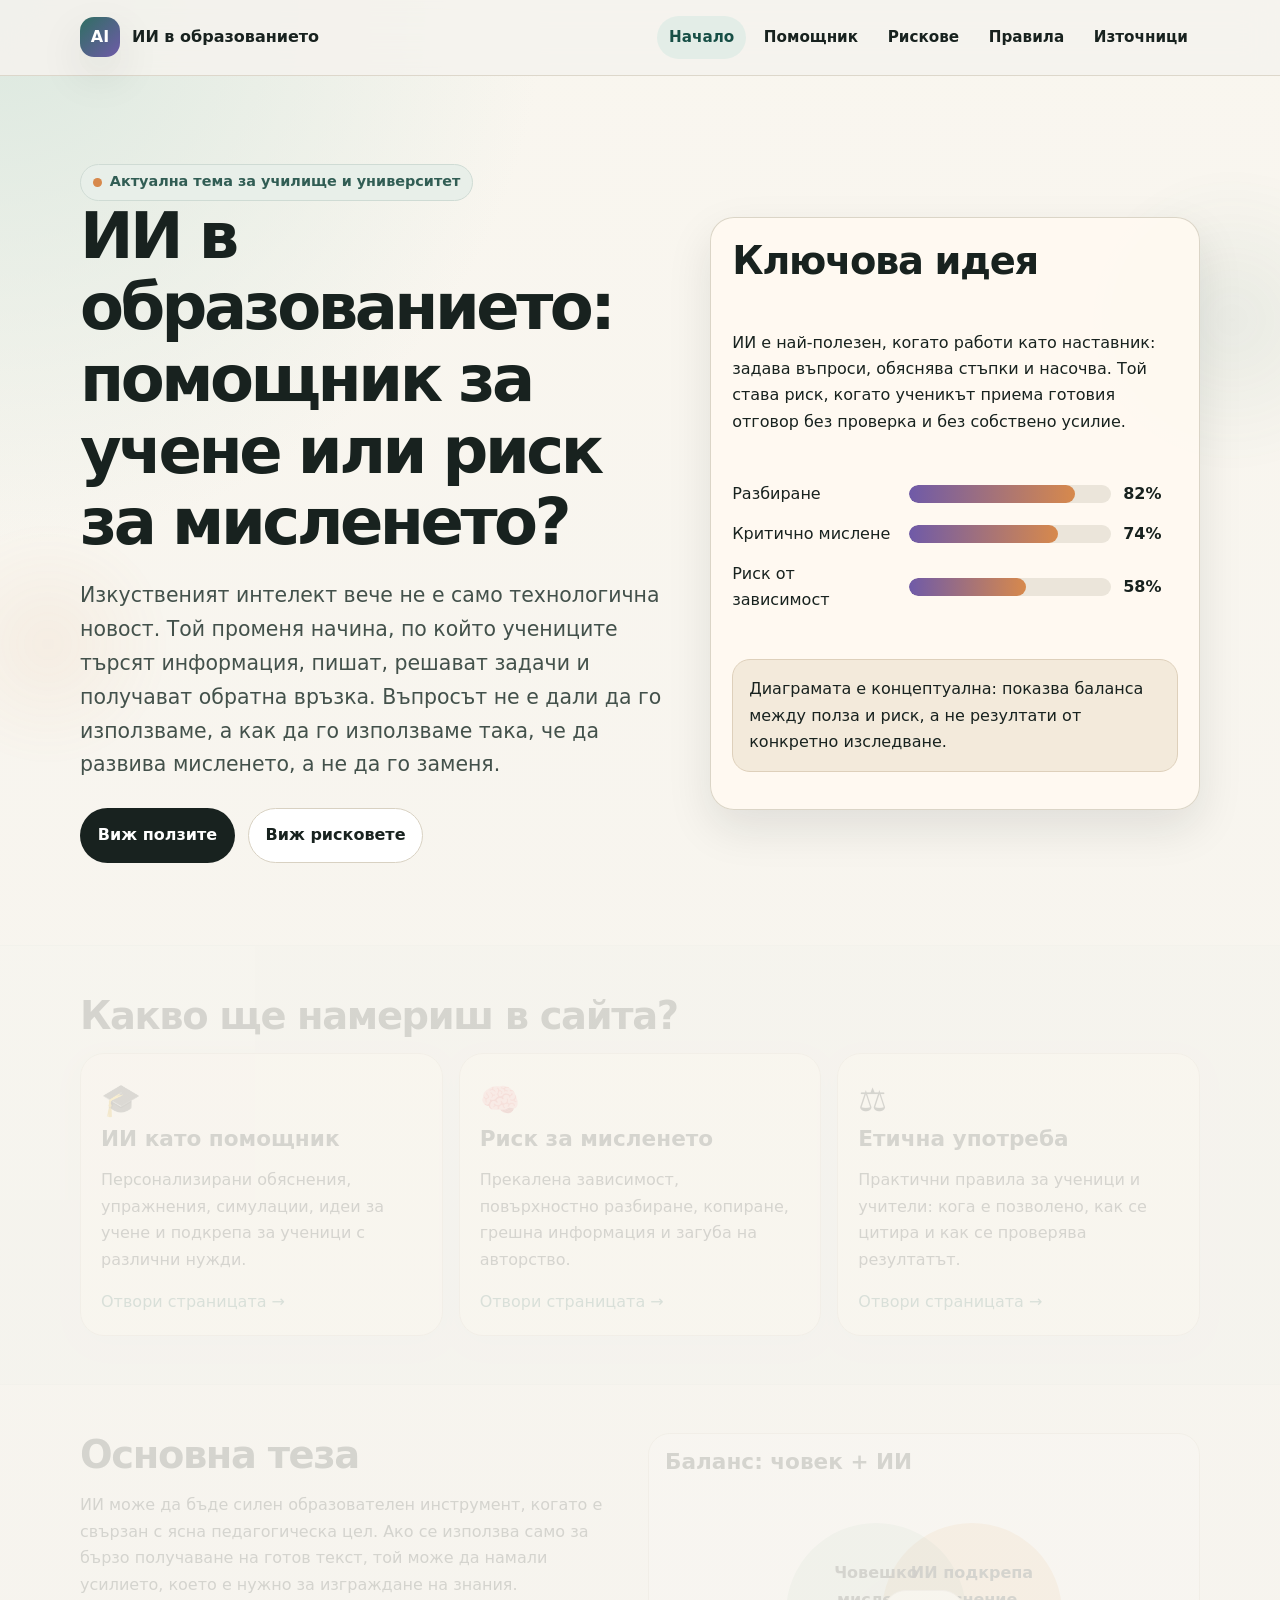
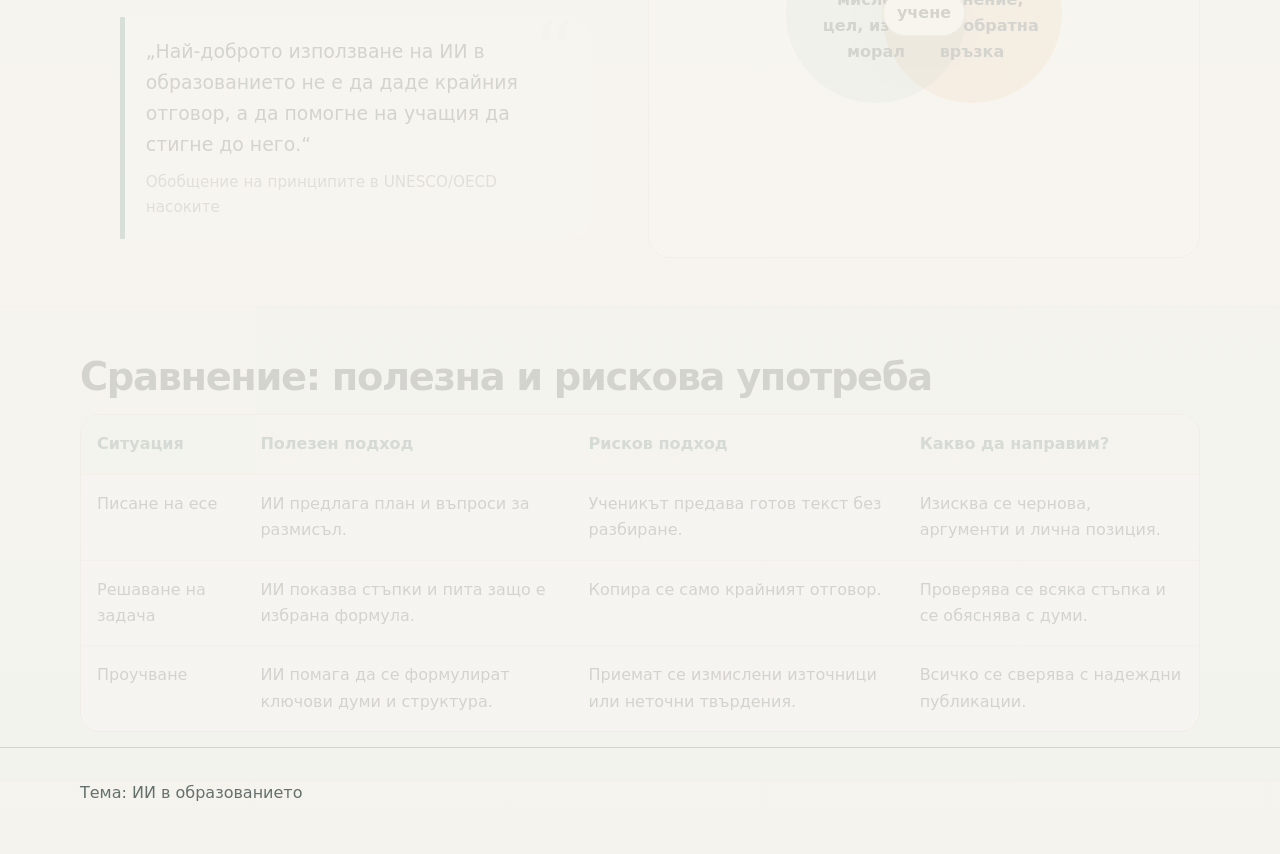
<file: index.html>
<!doctype html>
<html lang="bg">
<head>
  <meta charset="utf-8">
  <meta name="viewport" content="width=device-width, initial-scale=1">
  <title>ИИ в образованието | Помощник за учене или риск за мисленето</title>
  <meta name="description" content="Изкуствения интелект в образованието – ползи, рискове, правила и актуални източници.">
  <link rel="stylesheet" href="Pages/styles.css">
</head>
<body>
<a class="skip" href="#main">Към съдържанието</a>
<header class="site-header">
  <div class="container nav">
    <a class="brand" href="index.html"><span class="brand-mark">AI</span><span>ИИ в образованието</span></a>
    <nav class="menu" aria-label="Основна навигация">
      <a class="active" href="index.html">Начало</a>
      <a href="Pages/pomoshtnik.html">Помощник</a>
      <a href="Pages/riskove.html">Рискове</a>
      <a href="Pages/pravila.html">Правила</a>
      <a href="Pages/iztochnici.html">Източници</a>
    </nav>
  </div>
</header>
<main id="main">
  <section class="hero">
    <div class="container hero-grid">
      <div>
        <span class="eyebrow"><span class="dot"></span>Актуална тема за училище и университет</span>
        <h1>ИИ в образованието: помощник за учене или риск за мисленето?</h1>
        <p class="lead">Изкуственият интелект вече не е само технологична новост. Той променя начина, по който учениците търсят информация, пишат, решават задачи и получават обратна връзка. Въпросът не е дали да го използваме, а как да го използваме така, че да развива мисленето, а не да го заменя.</p>
        <div class="actions">
          <a class="button primary" href="Pages/pomoshtnik.html">Виж ползите</a>
          <a class="button secondary" href="Pages/riskove.html">Виж рисковете</a>
        </div>
      </div>
      <aside class="panel hero-card" aria-label="Кратко обобщение">
        <h2>Ключова идея</h2>
        <p>ИИ е най-полезен, когато работи като наставник: задава въпроси, обяснява стъпки и насочва. Той става риск, когато ученикът приема готовия отговор без проверка и без собствено усилие.</p>
        <div>
          <div class="bar-row"><span>Разбиране</span><div class="bar"><span style="width:82%"></span></div><strong>82%</strong></div>
          <div class="bar-row"><span>Критично мислене</span><div class="bar"><span style="width:74%"></span></div><strong>74%</strong></div>
          <div class="bar-row"><span>Риск от зависимост</span><div class="bar"><span style="width:58%"></span></div><strong>58%</strong></div>
        </div>
        <p class="note">Диаграмата е концептуална: показва баланса между полза и риск, а не резултати от конкретно изследване.</p>
      </aside>
    </div>
  </section>
  <section class="section alt">
    <div class="container">
      <h2>Какво ще намериш в сайта?</h2>
      <div class="grid-3">
        <article class="card"><div class="icon">🎓</div><h3>ИИ като помощник</h3><p>Персонализирани обяснения, упражнения, симулации, идеи за учене и подкрепа за ученици с различни нужди.</p><a href="Pages/pomoshtnik.html">Отвори страницата →</a></article>
        <article class="card"><div class="icon">🧠</div><h3>Риск за мисленето</h3><p>Прекалена зависимост, повърхностно разбиране, копиране, грешна информация и загуба на авторство.</p><a href="Pages/riskove.html">Отвори страницата →</a></article>
        <article class="card"><div class="icon">⚖️</div><h3>Етична употреба</h3><p>Практични правила за ученици и учители: кога е позволено, как се цитира и как се проверява резултатът.</p><a href="Pages/pravila.html">Отвори страницата →</a></article>
      </div>
    </div>
  </section>
  <section class="section">
    <div class="container grid-2">
      <div>
        <h2>Основна теза</h2>
        <p>ИИ може да бъде силен образователен инструмент, когато е свързан с ясна педагогическа цел. Ако се използва само за бързо получаване на готов текст, той може да намали усилието, което е нужно за изграждане на знания.</p>
        <blockquote class="quote">„Най-доброто използване на ИИ в образованието не е да даде крайния отговор, а да помогне на учащия да стигне до него.“<footer>Обобщение на принципите в UNESCO/OECD насоките</footer></blockquote>
      </div>
      <div class="diagram" aria-label="Диаграма баланс между човешко мислене и ИИ">
        <h3>Баланс: човек + ИИ</h3>
        <div class="venn">
          <div class="circle c1">Човешко мислене<br>цел, избор, морал</div>
          <div class="circle c2">ИИ подкрепа<br>обяснение, идеи, обратна връзка</div>
          <div class="center-note">учене</div>
        </div>
      </div>
    </div>
  </section>
  <section class="section alt">
    <div class="container">
      <h2>Сравнение: полезна и рискова употреба</h2>
      <div class="table-wrap">
        <table>
          <thead><tr><th>Ситуация</th><th>Полезен подход</th><th>Рисков подход</th><th>Какво да направим?</th></tr></thead>
          <tbody>
            <tr><td>Писане на есе</td><td>ИИ предлага план и въпроси за размисъл.</td><td>Ученикът предава готов текст без разбиране.</td><td>Изисква се чернова, аргументи и лична позиция.</td></tr>
            <tr><td>Решаване на задача</td><td>ИИ показва стъпки и пита защо е избрана формула.</td><td>Копира се само крайният отговор.</td><td>Проверява се всяка стъпка и се обяснява с думи.</td></tr>
            <tr><td>Проучване</td><td>ИИ помага да се формулират ключови думи и структура.</td><td>Приемат се измислени източници или неточни твърдения.</td><td>Всичко се сверява с надеждни публикации.</td></tr>
          </tbody>
        </table>
      </div>
    </div>
  </section>
</main>
<footer class="footer"><div class="container">Тема: ИИ в образованието</div></footer>
</body>
</html>
</file>
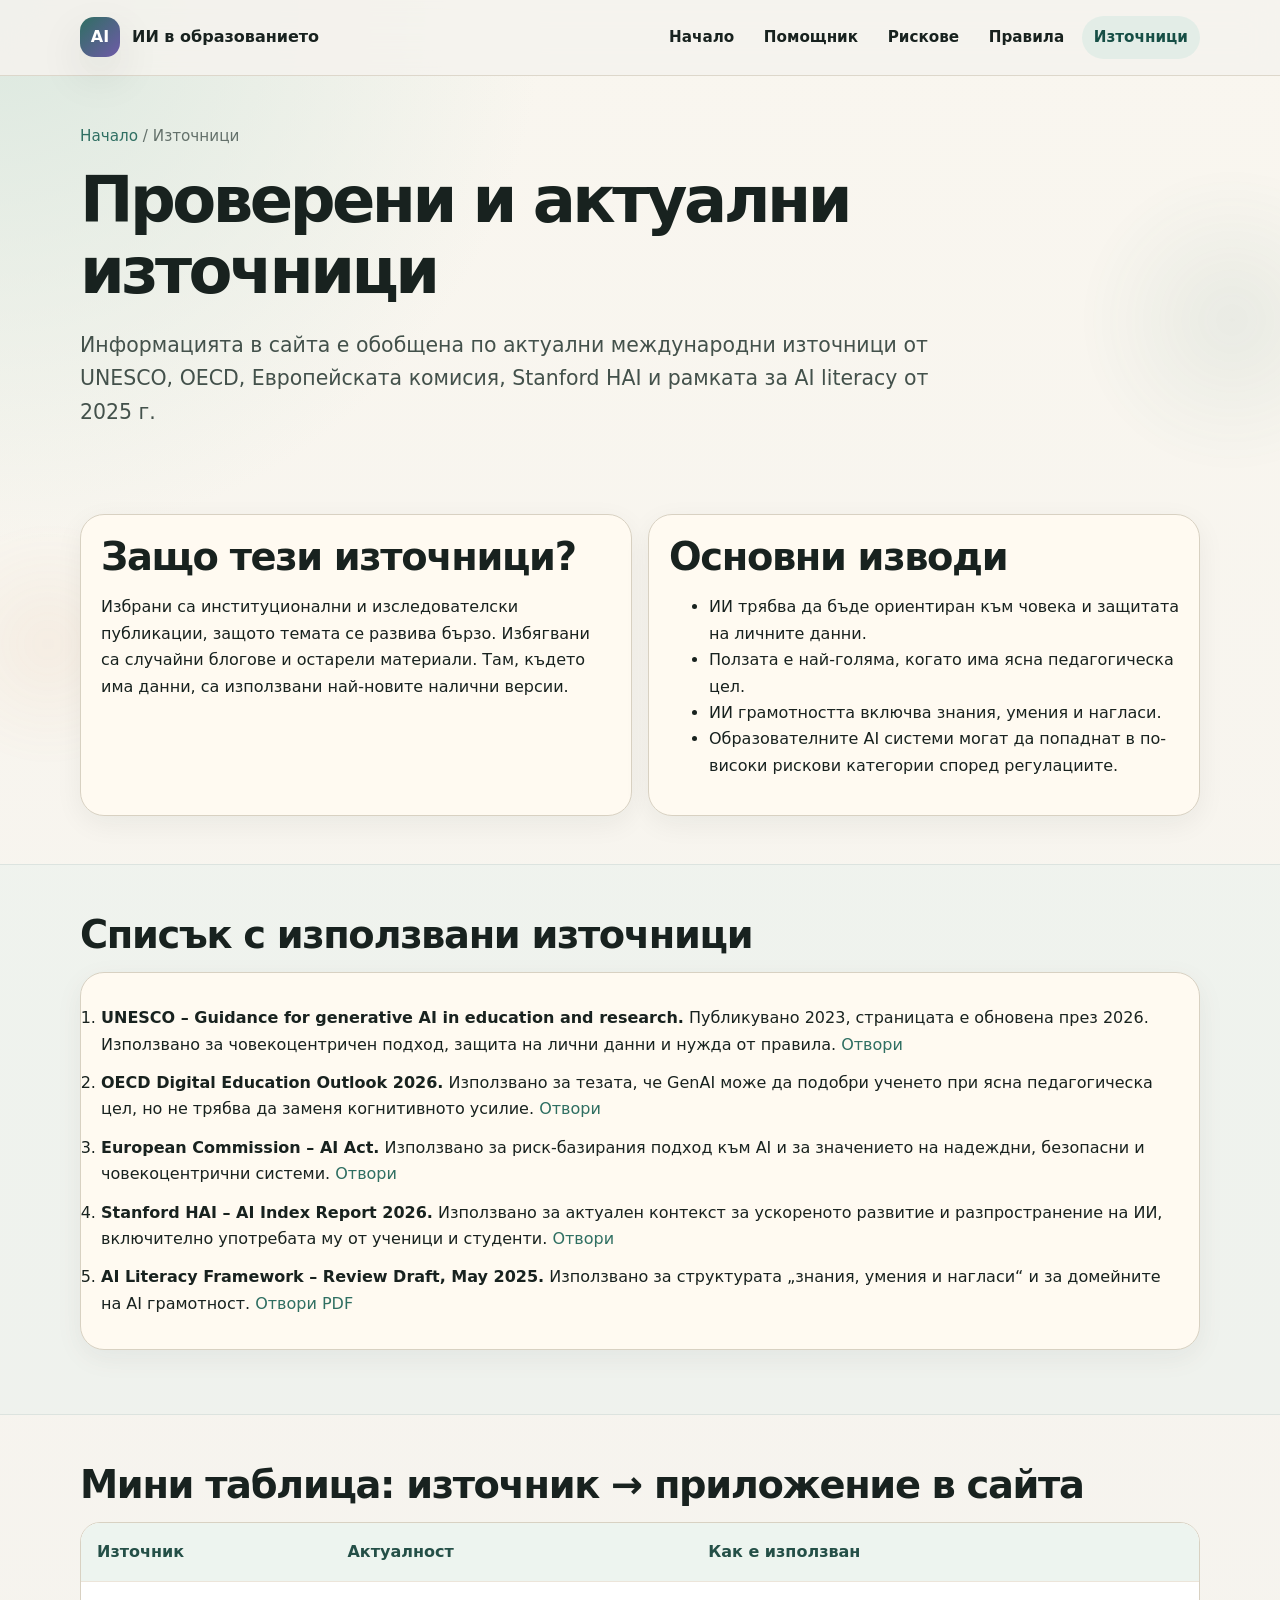
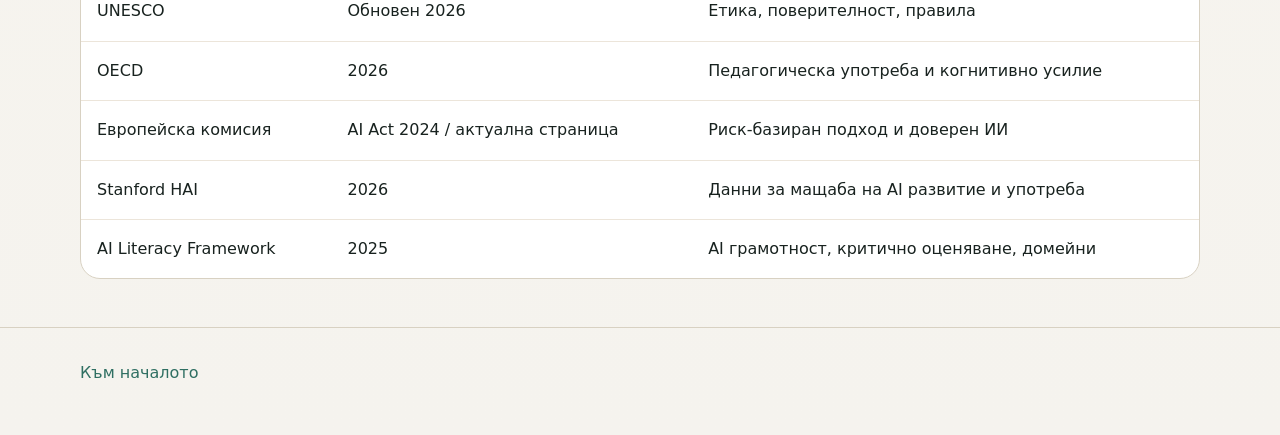
<file: Pages/iztochnici.html>
<!doctype html>
<html lang="bg">
<head><meta charset="utf-8"><meta name="viewport" content="width=device-width, initial-scale=1"><title>Актуални източници за ИИ в образованието</title><link rel="stylesheet" href="styles.css"></head>
<body>
<header class="site-header"><div class="container nav"><a class="brand" href="../index.html"><span class="brand-mark">AI</span><span>ИИ в образoванието</span></a><nav class="menu"><a href="../index.html">Начало</a><a href="../Pages/pomoshtnik.html">Помощник</a><a href="../Pages/riskove.html">Рискове</a><a href="../Pages/pravila.html">Правила</a><a class="active" href="../Pages/iztochnici.html">Източници</a></nav></div></header>
<main>
<section class="page-title"><div class="container"><div class="breadcrumb"><a href="../index.html">Начало</a> / Източници</div><h1>Проверени и актуални източници</h1><p class="lead">Информацията в сайта е обобщена по актуални международни източници от UNESCO, OECD, Европейската комисия, Stanford HAI и рамката за AI literacy от 2025 г.</p></div></section>
<section class="section"><div class="container grid-2"><div class="card"><h2>Защо тези източници?</h2><p>Избрани са институционални и изследователски публикации, защото темата се развива бързо. Избягвани са случайни блогове и остарели материали. Там, където има данни, са използвани най-новите налични версии.</p></div><div class="card"><h2>Основни изводи</h2><ul><li>ИИ трябва да бъде ориентиран към човека и защитата на личните данни.</li><li>Ползата е най-голяма, когато има ясна педагогическа цел.</li><li>ИИ грамотността включва знания, умения и нагласи.</li><li>Образователните AI системи могат да попаднат в по-високи рискови категории според регулациите.</li></ul></div></div></section>
<section class="section alt"><div class="container"><h2>Списък с използвани източници</h2><ol class="source-list card"><li><strong>UNESCO – Guidance for generative AI in education and research.</strong> Публикувано 2023, страницата е обновена през 2026. Използвано за човекоцентричен подход, защита на лични данни и нужда от правила. <a href="https://www.unesco.org/en/articles/guidance-generative-ai-education-and-research">Отвори</a></li>
    <li><strong>OECD Digital Education Outlook 2026.</strong> Използвано за тезата, че GenAI може да подобри ученето при ясна педагогическа цел, но не трябва да заменя когнитивното усилие. <a href="https://www.oecd.org/en/publications/oecd-digital-education-outlook-2026_062a7394-en.html">Отвори</a></li>
    <li><strong>European Commission – AI Act.</strong> Използвано за риск-базирания подход към AI и за значението на надеждни, безопасни и човекоцентрични системи. <a href="https://digital-strategy.ec.europa.eu/en/policies/regulatory-framework-ai">Отвори</a></li>
    <li><strong>Stanford HAI – AI Index Report 2026.</strong> Използвано за актуален контекст за ускореното развитие и разпространение на ИИ, включително употребата му от ученици и студенти. <a href="https://hai.stanford.edu/ai-index/2026-ai-index-report">Отвори</a></li>
    <li><strong>AI Literacy Framework – Review Draft, May 2025.</strong> Използвано за структурата „знания, умения и нагласи“ и за домейните на AI грамотност. <a href="https://ailiteracyframework.org/wp-content/uploads/2025/05/AILitFramework_ReviewDraft.pdf">Отвори PDF</a></li>
</ol></div></section>
<section class="section"><div class="container"><h2>Мини таблица: източник → приложение в сайта</h2><div class="table-wrap"><table><thead><tr><th>Източник</th><th>Актуалност</th><th>Как е използван</th></tr></thead><tbody><tr><td>UNESCO</td><td>Обновен 2026</td><td>Етика, поверителност, правила</td></tr><tr><td>OECD</td><td>2026</td><td>Педагогическа употреба и когнитивно усилие</td></tr><tr><td>Европейска комисия</td><td>AI Act 2024 / актуална страница</td><td>Риск-базиран подход и доверен ИИ</td></tr><tr><td>Stanford HAI</td><td>2026</td><td>Данни за мащаба на AI развитие и употреба</td></tr><tr><td>AI Literacy Framework</td><td>2025</td><td>AI грамотност, критично оценяване, домейни</td></tr></tbody></table></div></div></section>
</main><footer class="footer"><div class="container"><a href="../index.html">Към началото</a></div></footer>
</body></html>
</file>
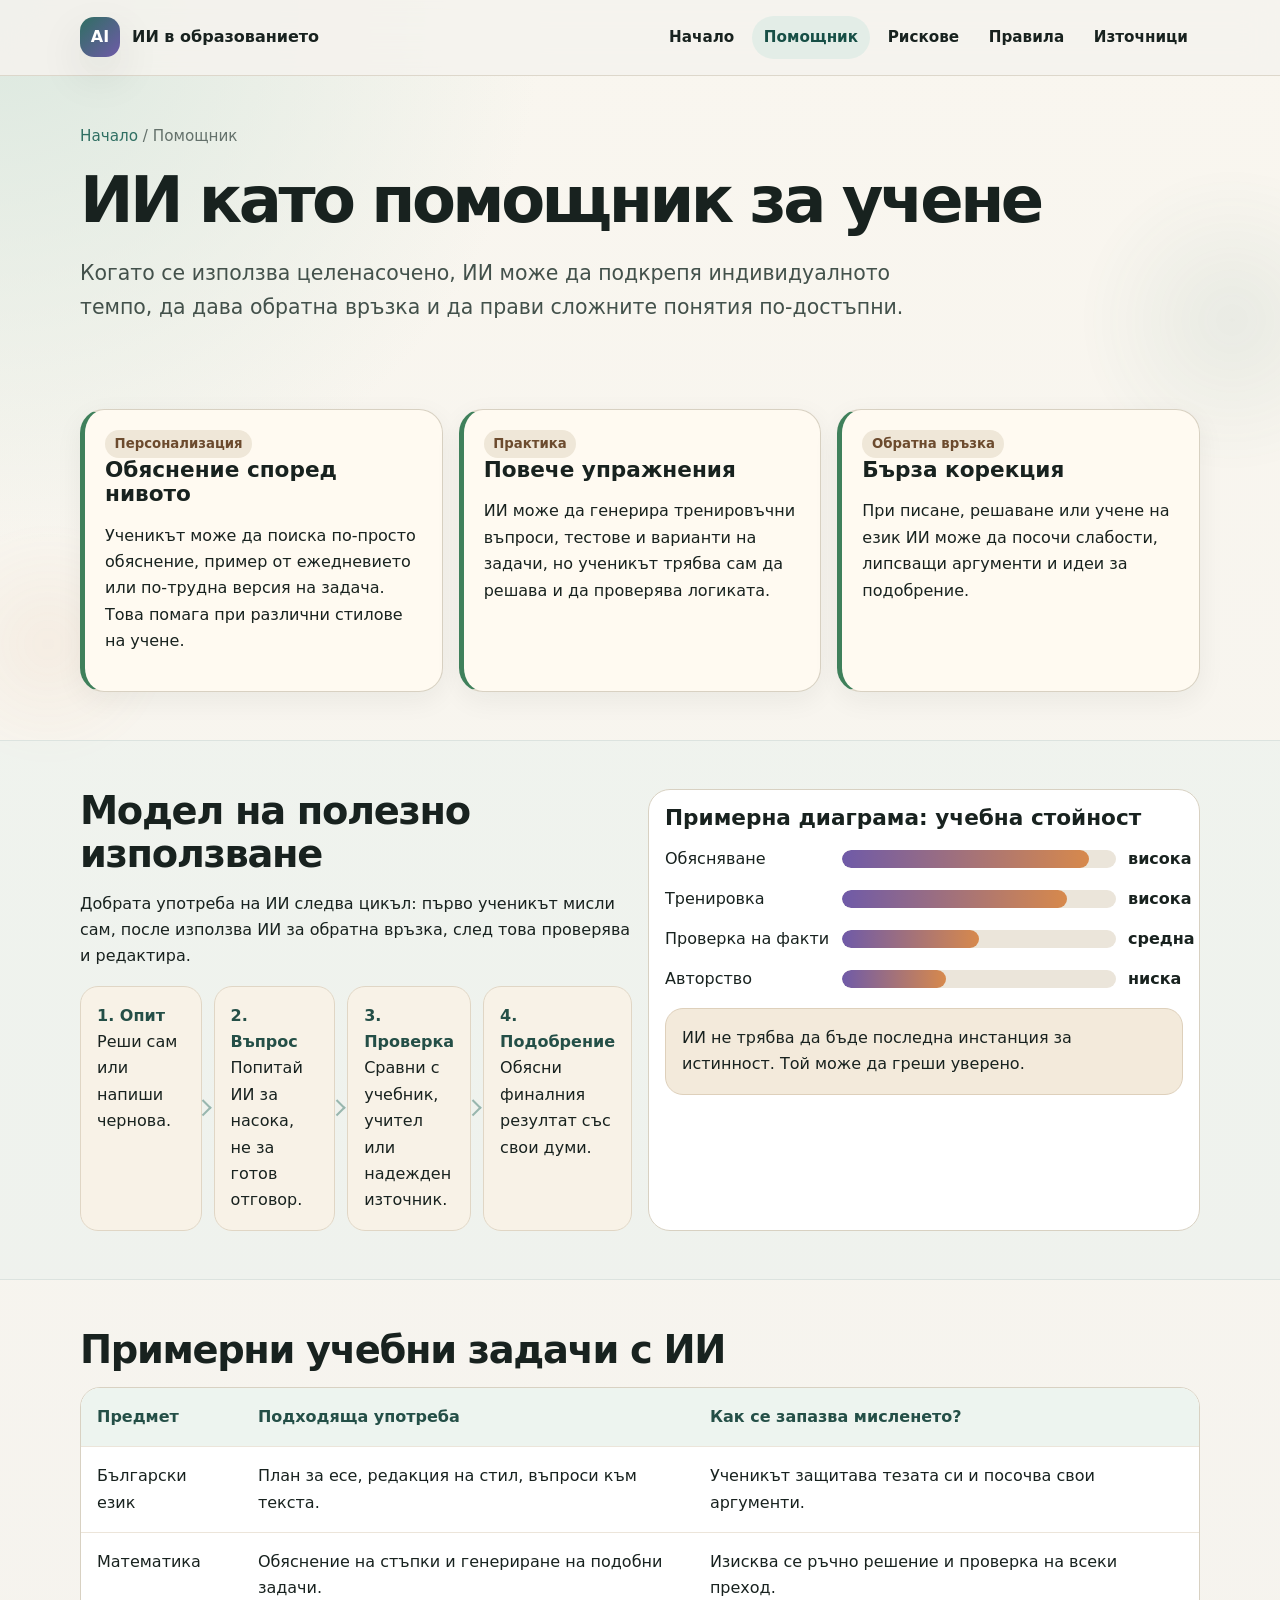
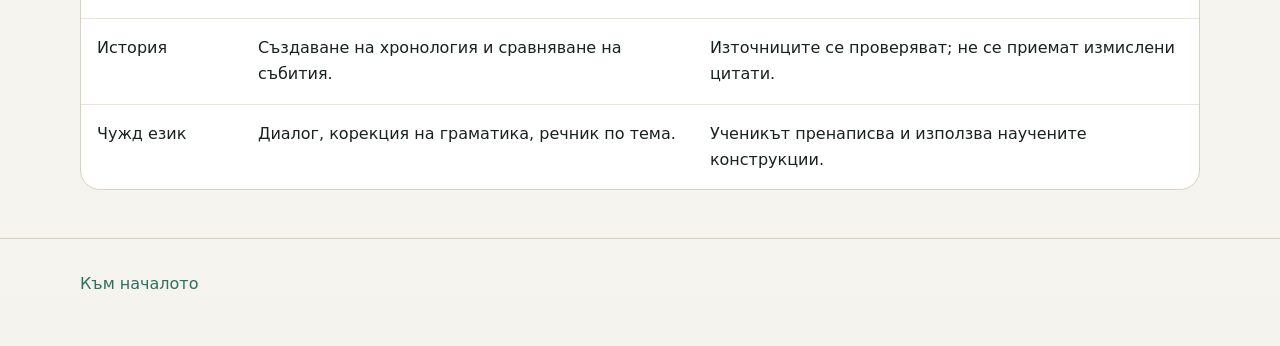
<file: Pages/pomoshtnik.html>
<!doctype html>
<html lang="bg">
<head><meta charset="utf-8"><meta name="viewport" content="width=device-width, initial-scale=1"><title>ИИ като помощник за учене</title><link rel="stylesheet" href="styles.css"></head>
<body>
<header class="site-header"><div class="container nav"><a class="brand" href="../index.html"><span class="brand-mark">AI</span><span>ИИ в образованието</span></a><nav class="menu"><a href="../index.html">Начало</a><a class="active" href="../Pages/pomoshtnik.html">Помощник</a><a href="../Pages/riskove.html">Рискове</a><a href="../Pages/pravila.html">Правила</a><a href="../Pages/iztochnici.html">Източници</a></nav></div></header>
<main>
<section class="page-title"><div class="container"><div class="breadcrumb"><a href="../index.html">Начало</a> / Помощник</div><h1>ИИ като помощник за учене</h1><p class="lead">Когато се използва целенасочено, ИИ може да подкрепя индивидуалното темпо, да дава обратна връзка и да прави сложните понятия по-достъпни.</p></div></section>
<section class="section"><div class="container grid-3">
<article class="card ok"><span class="tag">Персонализация</span><h3>Обяснение според нивото</h3><p>Ученикът може да поиска по-просто обяснение, пример от ежедневието или по-трудна версия на задача. Това помага при различни стилове на учене.</p></article>
<article class="card ok"><span class="tag">Практика</span><h3>Повече упражнения</h3><p>ИИ може да генерира тренировъчни въпроси, тестове и варианти на задачи, но ученикът трябва сам да решава и да проверява логиката.</p></article>
<article class="card ok"><span class="tag">Обратна връзка</span><h3>Бърза корекция</h3><p>При писане, решаване или учене на език ИИ може да посочи слабости, липсващи аргументи и идеи за подобрение.</p></article>
</div></section>
<section class="section alt"><div class="container grid-2"><div><h2>Модел на полезно използване</h2><p>Добрата употреба на ИИ следва цикъл: първо ученикът мисли сам, после използва ИИ за обратна връзка, след това проверява и редактира.</p><div class="flow"><div class="step"><strong>1. Опит</strong>Реши сам или напиши чернова.</div><div class="step"><strong>2. Въпрос</strong>Попитай ИИ за насока, не за готов отговор.</div><div class="step"><strong>3. Проверка</strong>Сравни с учебник, учител или надежден източник.</div><div class="step"><strong>4. Подобрение</strong>Обясни финалния резултат със свои думи.</div></div></div><div class="diagram"><h3>Примерна диаграма: учебна стойност</h3><div class="bar-row"><span>Обясняване</span><div class="bar"><span style="width:90%"></span></div><strong>висока</strong></div><div class="bar-row"><span>Тренировка</span><div class="bar"><span style="width:82%"></span></div><strong>висока</strong></div><div class="bar-row"><span>Проверка на факти</span><div class="bar"><span style="width:50%"></span></div><strong>средна</strong></div><div class="bar-row"><span>Авторство</span><div class="bar"><span style="width:38%"></span></div><strong>ниска</strong></div><p class="note">ИИ не трябва да бъде последна инстанция за истинност. Той може да греши уверено.</p></div></div></section>
<section class="section"><div class="container"><h2>Примерни учебни задачи с ИИ</h2><div class="table-wrap"><table><thead><tr><th>Предмет</th><th>Подходяща употреба</th><th>Как се запазва мисленето?</th></tr></thead><tbody><tr><td>Български език</td><td>План за есе, редакция на стил, въпроси към текста.</td><td>Ученикът защитава тезата си и посочва свои аргументи.</td></tr><tr><td>Математика</td><td>Обяснение на стъпки и генериране на подобни задачи.</td><td>Изисква се ръчно решение и проверка на всеки преход.</td></tr><tr><td>История</td><td>Създаване на хронология и сравняване на събития.</td><td>Източниците се проверяват; не се приемат измислени цитати.</td></tr><tr><td>Чужд език</td><td>Диалог, корекция на граматика, речник по тема.</td><td>Ученикът пренаписва и използва научените конструкции.</td></tr></tbody></table></div></div></section>
</main><footer class="footer"><div	class = "container" ><a href = "../index.html" > Към началото </a></div></footer>
 </body></html>
</file>
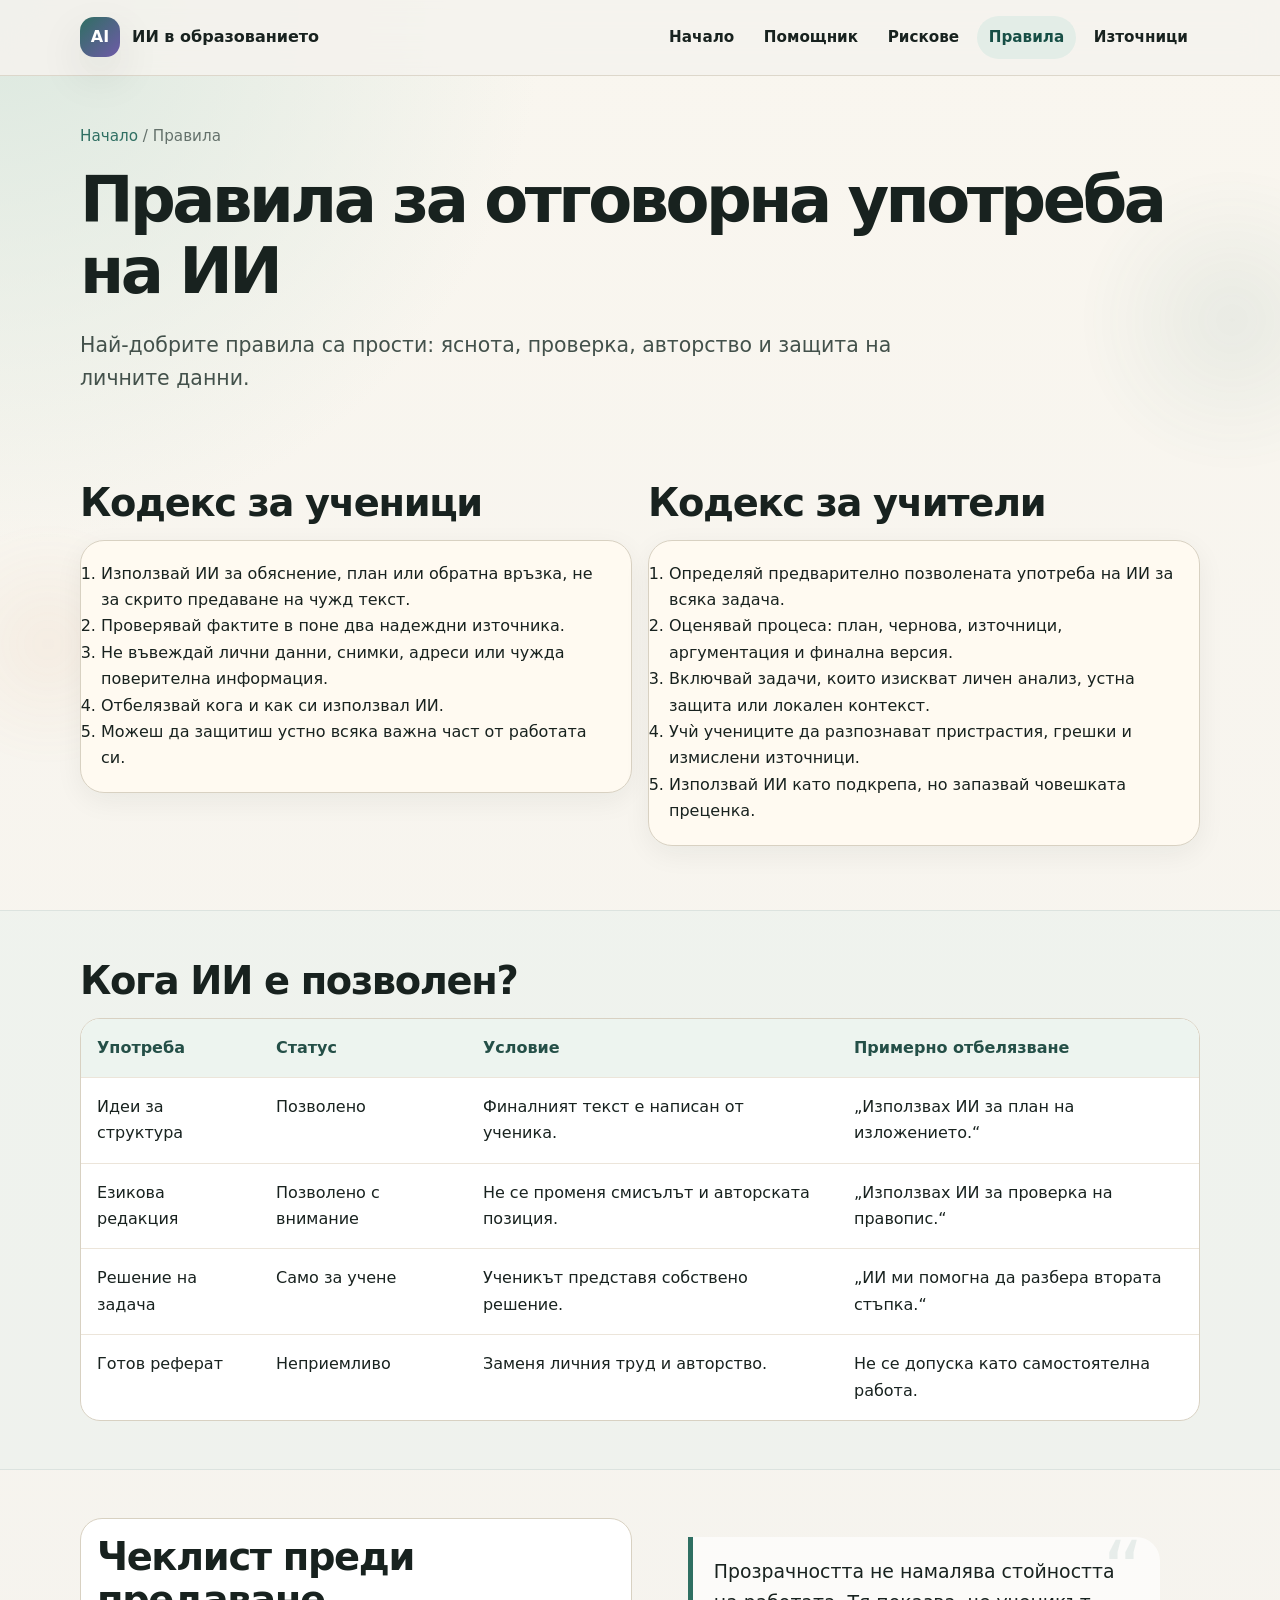
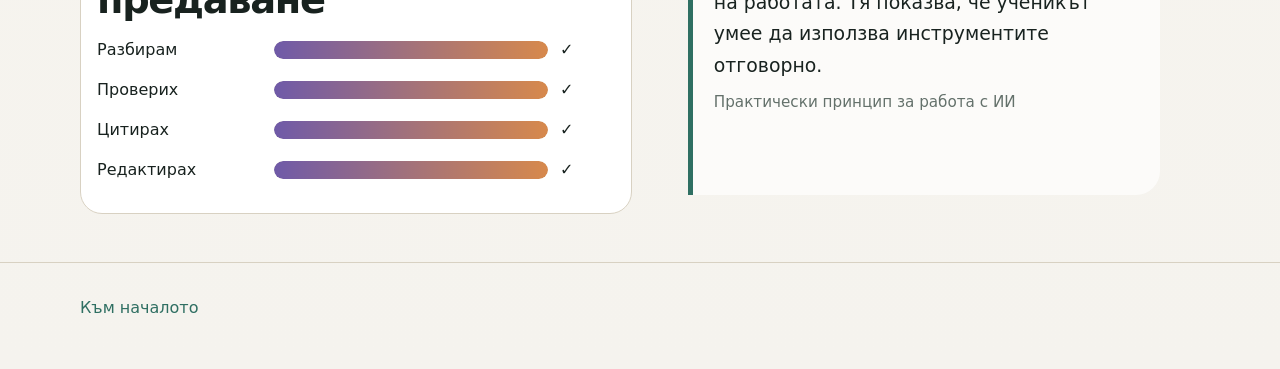
<file: Pages/pravila.html>
<!doctype html>
<html lang="bg">
<head><meta charset="utf-8"><meta name="viewport" content="width=device-width, initial-scale=1"><title>Правила за етична употреба на ИИ</title><link rel="stylesheet" href="styles.css"></head>
<body>
<header class="site-header"><div class="container nav"><a class="brand" href="../index.html"><span class="brand-mark">AI</span><span>ИИ в образованието</span></a><nav class="menu"><a href="../index.html">Начало</a><a href="../Pages/pomoshtnik.html">Помощник</a><a href="../Pages/riskove.html">Рискове</a><a class="active" href="../Pages/pravila.html">Правила</a><a href="../Pages/iztochnici.html">Източници</a></nav></div></header>
<main>
<section class="page-title"><div class="container"><div class="breadcrumb"><a href="../index.html">Начало</a> / Правила</div><h1>Правила за отговорна употреба на ИИ</h1><p class="lead">Най-добрите правила са прости: яснота, проверка, авторство и защита на личните данни.</p></div></section>
<section class="section"><div class="container grid-2"><div><h2>Кодекс за ученици</h2><ol class="card"><li>Използвай ИИ за обяснение, план или обратна връзка, не за скрито предаване на чужд текст.</li><li>Проверявай фактите в поне два надеждни източника.</li><li>Не въвеждай лични данни, снимки, адреси или чужда поверителна информация.</li><li>Отбелязвай кога и как си използвал ИИ.</li><li>Можеш да защитиш устно всяка важна част от работата си.</li></ol></div><div><h2>Кодекс за учители</h2><ol class="card"><li>Определяй предварително позволената употреба на ИИ за всяка задача.</li><li>Оценявай процеса: план, чернова, източници, аргументация и финална версия.</li><li>Включвай задачи, които изискват личен анализ, устна защита или локален контекст.</li><li>Учѝ учениците да разпознават пристрастия, грешки и измислени източници.</li><li>Използвай ИИ като подкрепа, но запазвай човешката преценка.</li></ol></div></div></section>
<section class="section alt"><div class="container"><h2>Кога ИИ е позволен?</h2><div class="table-wrap"><table><thead><tr><th>Употреба</th><th>Статус</th><th>Условие</th><th>Примерно отбелязване</th></tr></thead><tbody><tr><td>Идеи за структура</td><td>Позволено</td><td>Финалният текст е написан от ученика.</td><td>„Използвах ИИ за план на изложението.“</td></tr><tr><td>Езикова редакция</td><td>Позволено с внимание</td><td>Не се променя смисълът и авторската позиция.</td><td>„Използвах ИИ за проверка на правопис.“</td></tr><tr><td>Решение на задача</td><td>Само за учене</td><td>Ученикът представя собствено решение.</td><td>„ИИ ми помогна да разбера втората стъпка.“</td></tr><tr><td>Готов реферат</td><td>Неприемливо</td><td>Заменя личния труд и авторство.</td><td>Не се допуска като самостоятелна работа.</td></tr></tbody></table></div></div></section>
<section class="section"><div class="container grid-2"><div class="diagram"><h2>Чеклист преди предаване</h2><div class="bar-row"><span>Разбирам</span><div class="bar"><span style="width:100%"></span></div><strong>✓</strong></div><div class="bar-row"><span>Проверих</span><div class="bar"><span style="width:100%"></span></div><strong>✓</strong></div><div class="bar-row"><span>Цитирах</span><div class="bar"><span style="width:100%"></span></div><strong>✓</strong></div><div class="bar-row"><span>Редактирах</span><div class="bar"><span style="width:100%"></span></div><strong>✓</strong></div></div><blockquote class="quote">Прозрачността не намалява стойността на работата. Тя показва, че ученикът умее да използва инструментите отговорно.<footer>Практически принцип за работа с ИИ</footer></blockquote></div></section>
</main><footer class="footer"><div class="container"><a href="../index.html">Към началото</a></div></footer>
</body></html>
</file>
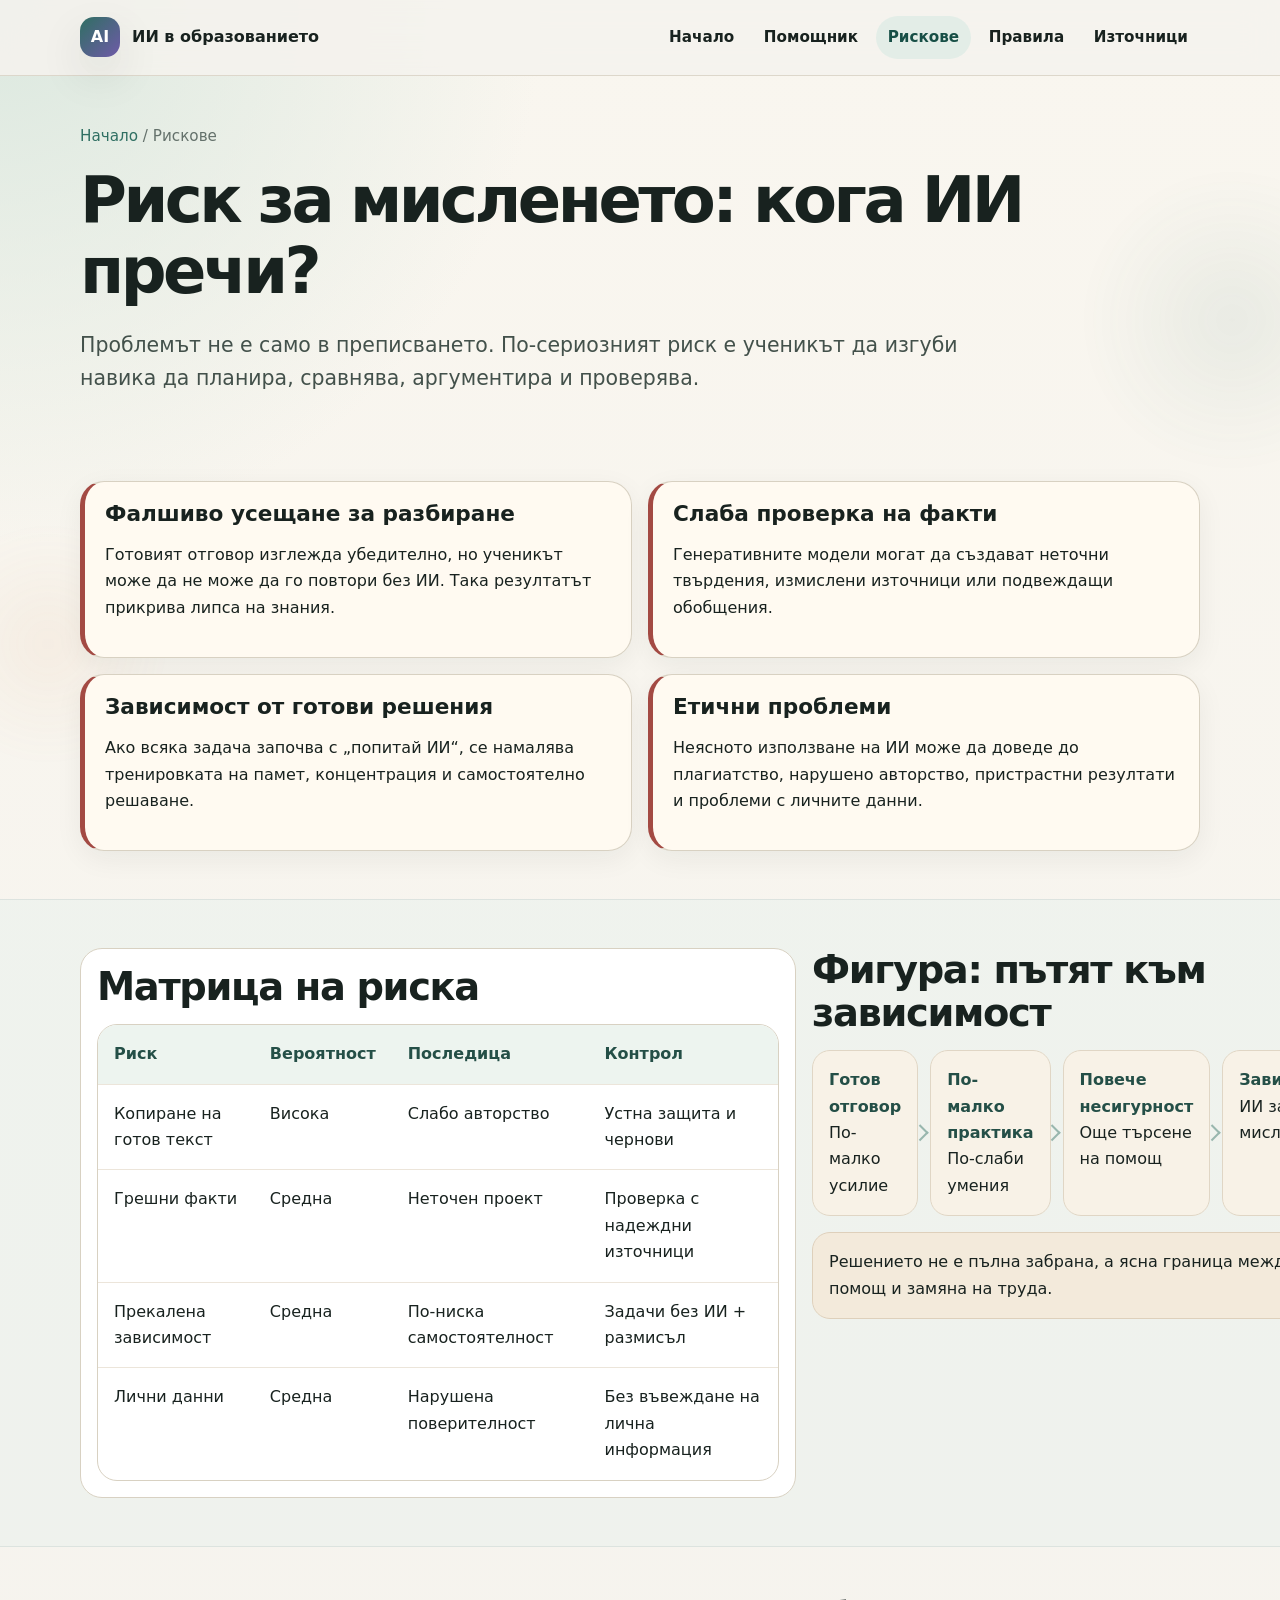
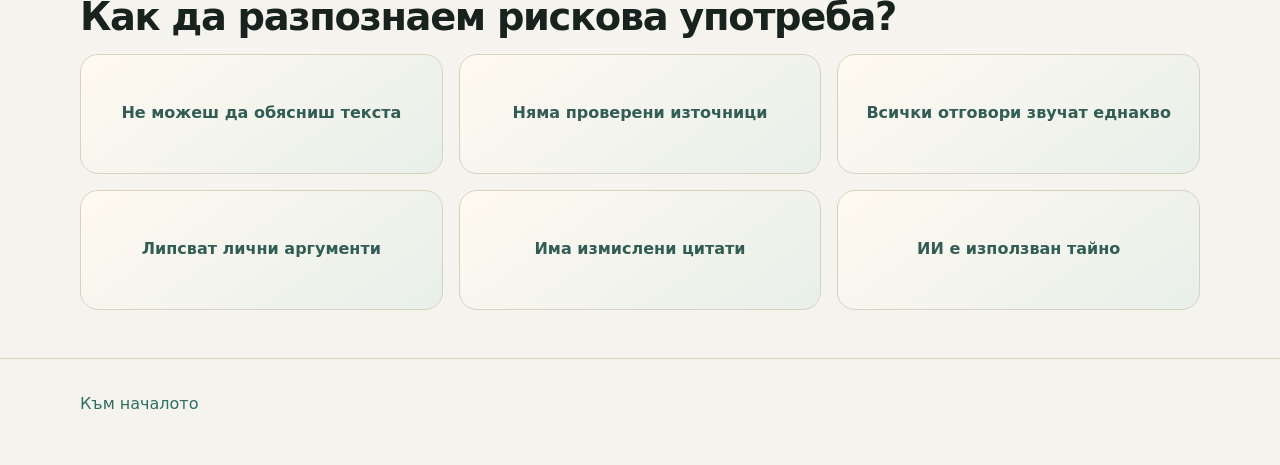
<file: Pages/riskove.html>
<!doctype html>
<html lang="bg">
<head><meta charset="utf-8"><meta name="viewport" content="width=device-width, initial-scale=1"><title>Рискове от ИИ за мисленето</title><link rel="stylesheet" href="styles.css"></head>
<body>
<header class="site-header"><div class="container nav"><a class="brand" href="../index.html"><span class="brand-mark">AI</span><span>ИИ в образованието</span></a><nav class="menu"><a href="../index.html">Начало</a><a href="../Pages/pomoshtnik.html">Помощник</a><a class="active" href="../Pages/riskove.html">Рискове</a><a href="../Pages/pravila.html">Правила</a><a href="../Pages/iztochnici.html">Източници</a></nav></div></header>
<main>
<section class="page-title"><div class="container"><div class="breadcrumb"><a href="../index.html">Начало</a> / Рискове</div><h1>Риск за мисленето: кога ИИ пречи?</h1><p class="lead">Проблемът не е само в преписването. По-сериозният риск е ученикът да изгуби навика да планира, сравнява, аргументира и проверява.</p></div></section>
<section class="section"><div class="container grid-2"><article class="card risk"><h3>Фалшиво усещане за разбиране</h3><p>Готовият отговор изглежда убедително, но ученикът може да не може да го повтори без ИИ. Така резултатът прикрива липса на знания.</p></article><article class="card risk"><h3>Слаба проверка на факти</h3><p>Генеративните модели могат да създават неточни твърдения, измислени източници или подвеждащи обобщения.</p></article><article class="card risk"><h3>Зависимост от готови решения</h3><p>Ако всяка задача започва с „попитай ИИ“, се намалява тренировката на памет, концентрация и самостоятелно решаване.</p></article><article class="card risk"><h3>Етични проблеми</h3><p>Неясното използване на ИИ може да доведе до плагиатство, нарушено авторство, пристрастни резултати и проблеми с личните данни.</p></article></div></section>
<section class="section alt"><div class="container grid-2"><div class="diagram"><h2>Матрица на риска</h2><div class="table-wrap"><table><thead><tr><th>Риск</th><th>Вероятност</th><th>Последица</th><th>Контрол</th></tr></thead><tbody><tr><td>Копиране на готов текст</td><td>Висока</td><td>Слабо авторство</td><td>Устна защита и чернови</td></tr><tr><td>Грешни факти</td><td>Средна</td><td>Неточен проект</td><td>Проверка с надеждни източници</td></tr><tr><td>Прекалена зависимост</td><td>Средна</td><td>По-ниска самостоятелност</td><td>Задачи без ИИ + размисъл</td></tr><tr><td>Лични данни</td><td>Средна</td><td>Нарушена поверителност</td><td>Без въвеждане на лична информация</td></tr></tbody></table></div></div><div><h2>Фигура: пътят към зависимост</h2><div class="flow"><div class="step"><strong>Готов отговор</strong>По-малко усилие</div><div class="step"><strong>По-малко практика</strong>По-слаби умения</div><div class="step"><strong>Повече несигурност</strong>Още търсене на помощ</div><div class="step"><strong>Зависимост</strong>ИИ замества мисленето</div></div><p class="note">Решението не е пълна забрана, а ясна граница между помощ и замяна на труда.</p></div></div></section>
<section class="section"><div class="container"><h2>Как да разпознаем рискова употреба?</h2><div class="grid-3"><div class="mini-figure">Не можеш да обясниш текста</div><div class="mini-figure">Няма проверени източници</div><div class="mini-figure">Всички отговори звучат еднакво</div><div class="mini-figure">Липсват лични аргументи</div><div class="mini-figure">Има измислени цитати</div><div class="mini-figure">ИИ е използван тайно</div></div></div></section>
</main><footer class="footer"><div class="container"><a href="../index.html">Към началото</a></div></footer>
</body></html>
</file>
<file: Pages/styles.css>
:root{
  --bg:#f5f3ee;
  --surface:#fffaf1;
  --surface-2:#eaf1ed;
  --ink:#18221f;
  --muted:#64716b;
  --accent:#2f6f62;
  --accent-2:#d7894c;
  --accent-3:#6f5aa8;
  --line:#d8d1c2;
  --danger:#a34a43;
  --ok:#3f805b;
  --shadow:0 18px 45px rgba(24,34,31,.10);
  --radius:24px;
}
*{box-sizing:border-box}
html{scroll-behavior:smooth}
body{margin:0;font-family:Inter, ui-sans-serif, system-ui, -apple-system, BlinkMacSystemFont, "Segoe UI", Arial, sans-serif;background:radial-gradient(circle at top left, #dbe8df 0, transparent 34rem), linear-gradient(180deg,#f9f6ef 0%,var(--bg) 100%);color:var(--ink);line-height:1.65}
a{color:var(--accent);text-decoration:none}a:hover{text-decoration:underline}.container{width:min(1120px,92%);margin-inline:auto}.skip{position:absolute;left:-999px;top:1rem;background:var(--ink);color:white;padding:.7rem 1rem;border-radius:999px}.skip:focus{left:1rem;z-index:20}.site-header{position:sticky;top:0;z-index:10;background:rgba(245,243,238,.86);backdrop-filter:blur(18px);border-bottom:1px solid rgba(216,209,194,.8)}.nav{display:flex;align-items:center;justify-content:space-between;gap:1.5rem;padding:1rem 0}.brand{display:flex;align-items:center;gap:.75rem;color:var(--ink);font-weight:800}.brand-mark{width:2.5rem;height:2.5rem;border-radius:14px;background:linear-gradient(135deg,var(--accent),var(--accent-3));display:grid;place-items:center;color:white;box-shadow:var(--shadow)}.menu{display:flex;flex-wrap:wrap;gap:.35rem;justify-content:flex-end}.menu a{color:var(--ink);font-weight:650;font-size:.95rem;padding:.55rem .75rem;border-radius:999px}.menu a:hover,.menu a.active{background:#e3ede7;text-decoration:none;color:#174f46}.hero{padding:5.5rem 0 3rem}.hero-grid{display:grid;grid-template-columns:1.1fr .9fr;gap:2rem;align-items:center}.eyebrow{display:inline-flex;gap:.5rem;align-items:center;background:#e8efe9;border:1px solid #cfdbd4;color:#315d54;border-radius:999px;padding:.35rem .75rem;font-weight:700;font-size:.9rem}.dot{width:.55rem;height:.55rem;border-radius:50%;background:var(--accent-2)}h1,h2,h3{line-height:1.12;margin:0 0 1rem}h1{font-size:clamp(2.35rem,5vw,4.9rem);letter-spacing:-.055em}h2{font-size:clamp(1.8rem,3vw,3rem);letter-spacing:-.035em}h3{font-size:1.35rem}.lead{font-size:clamp(1.05rem,1.6vw,1.28rem);color:#43514b;max-width:68ch}.actions{display:flex;flex-wrap:wrap;gap:.8rem;margin-top:1.6rem}.button{display:inline-flex;align-items:center;gap:.5rem;border-radius:999px;padding:.85rem 1.05rem;font-weight:800;border:1px solid transparent}.button.primary{background:var(--ink);color:white}.button.secondary{background:white;color:var(--ink);border-color:var(--line)}.button:hover{text-decoration:none;transform:translateY(-1px)}.panel{background:rgba(255,250,241,.9);border:1px solid rgba(216,209,194,.9);border-radius:var(--radius);box-shadow:var(--shadow);padding:1.3rem}.hero-card{display:grid;gap:1rem}.meter{height:12px;background:#e6ded0;border-radius:999px;overflow:hidden}.meter span{display:block;height:100%;border-radius:inherit;background:linear-gradient(90deg,var(--accent),var(--accent-2))}.stat-grid{display:grid;grid-template-columns:repeat(3,1fr);gap:.8rem}.stat{padding:1rem;border-radius:18px;background:#f6efe2;border:1px solid #e2d7c6}.stat strong{font-size:1.7rem;display:block;color:#244f47}.section{padding:3rem 0}.section.alt{background:rgba(234,241,237,.55);border-top:1px solid #dce3df;border-bottom:1px solid #dce3df}.grid-3{display:grid;grid-template-columns:repeat(3,1fr);gap:1rem}.grid-2{display:grid;grid-template-columns:repeat(2,1fr);gap:1rem}.card{background:var(--surface);border:1px solid var(--line);border-radius:var(--radius);padding:1.25rem;box-shadow:0 8px 28px rgba(24,34,31,.06)}.card .icon{font-size:2rem}.tag{display:inline-block;border-radius:999px;padding:.2rem .6rem;background:#efe7d8;color:#6c4b2e;font-weight:700;font-size:.83rem}.quote{border-left:5px solid var(--accent);padding:1.2rem 1.3rem;background:#ffffffa8;border-radius:0 var(--radius) var(--radius) 0;font-size:1.18rem}.quote footer{font-size:.95rem;color:var(--muted);margin-top:.6rem}.table-wrap{overflow:auto;border:1px solid var(--line);border-radius:20px;background:white}table{width:100%;border-collapse:collapse;min-width:680px}th,td{padding:1rem;text-align:left;border-bottom:1px solid #ece5da;vertical-align:top}th{background:#edf4ef;color:#244f47}tr:last-child td{border-bottom:0}.diagram{padding:1rem;border-radius:22px;background:#fff;border:1px solid var(--line)}.bar-row{display:grid;grid-template-columns:165px 1fr 55px;gap:.75rem;align-items:center;margin:.85rem 0}.bar{height:18px;background:#ebe5da;border-radius:999px;overflow:hidden}.bar span{display:block;height:100%;background:linear-gradient(90deg,var(--accent-3),var(--accent-2));border-radius:999px}.flow{display:grid;grid-template-columns:repeat(4,1fr);gap:.75rem;align-items:stretch}.step{padding:1rem;background:#f8f2e7;border:1px solid #e0d6c5;border-radius:18px;position:relative}.step strong{display:block;color:#244f47}.venn{display:flex;justify-content:center;align-items:center;min-height:245px;position:relative}.circle{width:180px;height:180px;border-radius:50%;display:grid;place-items:center;text-align:center;font-weight:800;padding:1rem;mix-blend-mode:multiply}.c1{background:#cfe0d6;margin-right:-42px}.c2{background:#f0cfaa;margin-left:-42px}.center-note{position:absolute;background:#fffaf1;border:1px solid var(--line);border-radius:999px;padding:.55rem .8rem;box-shadow:var(--shadow);font-weight:900}.figure-grid{display:grid;grid-template-columns:repeat(4,1fr);gap:.75rem}.mini-figure{min-height:120px;border-radius:18px;background:linear-gradient(145deg,#fffaf1,#e8efe9);border:1px solid var(--line);display:grid;place-items:center;text-align:center;font-weight:800;color:#315d54;padding:.75rem}.source-list li{margin:.75rem 0}.footer{padding:2rem 0 3rem;color:var(--muted);border-top:1px solid var(--line)}.breadcrumb{font-size:.95rem;color:var(--muted);margin-bottom:1rem}.page-title{padding:3rem 0 1rem}.note{background:#f3eadb;border:1px solid #ded0bb;border-radius:18px;padding:1rem}.risk{border-left:5px solid var(--danger)}.ok{border-left:5px solid var(--ok)}@media (max-width:850px){.hero-grid,.grid-3,.grid-2,.flow{grid-template-columns:1fr}.menu{justify-content:flex-start}.nav{align-items:flex-start;flex-direction:column}.stat-grid,.figure-grid{grid-template-columns:1fr 1fr}.bar-row{grid-template-columns:110px 1fr 42px}.circle{width:145px;height:145px}}@media (max-width:520px){.stat-grid,.figure-grid{grid-template-columns:1fr}.hero{padding-top:3rem}.menu a{font-size:.88rem;padding:.45rem .55rem}}

body{position:relative;overflow-x:hidden;background-size:140% 140%,100% 100%;animation:ambientGradient 18s ease-in-out infinite alternate}
body::before,body::after{content:"";position:fixed;z-index:-1;pointer-events:none;border-radius:999px;filter:blur(8px);opacity:.34}
body::before{width:20rem;height:20rem;right:-7rem;top:10rem;background:radial-gradient(circle,rgba(47,111,98,.22),transparent 68%);animation:floatOrb 16s ease-in-out infinite}
body::after{width:16rem;height:16rem;left:-5rem;bottom:8rem;background:radial-gradient(circle,rgba(215,137,76,.20),transparent 68%);animation:floatOrb 19s ease-in-out infinite reverse}
.site-header{animation:dropHeader .7s ease both}.brand-mark{position:relative;overflow:hidden;animation:brandPulse 4.5s ease-in-out infinite}.brand-mark::after{content:"";position:absolute;inset:-55%;background:linear-gradient(120deg,transparent 35%,rgba(255,255,255,.55),transparent 65%);transform:translateX(-80%) rotate(18deg);animation:shine 5.8s ease-in-out infinite}.menu a,.button,.card,.panel,.diagram,.quote,.mini-figure,.step,.table-wrap{transition:transform .28s ease,box-shadow .28s ease,border-color .28s ease,background-color .28s ease,color .28s ease}.menu a:hover{transform:translateY(-2px)}.hero h1,.hero .lead,.actions,.hero-card,.page-title h1,.page-title .lead,.breadcrumb{animation:fadeUp .75s ease both}.hero .lead,.page-title .lead{animation-delay:.08s}.actions{animation-delay:.16s}.hero-card{animation-delay:.24s}.eyebrow{animation:fadeUp .65s ease both,softPulse 3.6s ease-in-out infinite .7s}.dot{box-shadow:0 0 0 0 rgba(215,137,76,.45);animation:pingDot 2.2s ease-out infinite}.section{animation:sectionReveal .8s ease both;animation-timeline:view();animation-range:entry 8% cover 28%}.card:hover,.panel:hover,.diagram:hover,.mini-figure:hover,.step:hover{transform:translateY(-6px);box-shadow:0 18px 45px rgba(24,34,31,.12);border-color:rgba(47,111,98,.28)}.button:hover{transform:translateY(-3px);box-shadow:0 12px 26px rgba(24,34,31,.14)}.button.primary{position:relative;overflow:hidden}.button.primary::after{content:"";position:absolute;inset:0;background:linear-gradient(120deg,transparent,rgba(255,255,255,.18),transparent);transform:translateX(-110%);transition:transform .55s ease}.button.primary:hover::after{transform:translateX(110%)}.card .icon{display:inline-block;animation:iconFloat 4.2s ease-in-out infinite}.tag{animation:tagGlow 4.6s ease-in-out infinite}.bar span{position:relative;transform-origin:left;animation:growBar 1.2s cubic-bezier(.2,.8,.2,1) both}.bar span::after{content:"";position:absolute;inset:0;background:linear-gradient(90deg,transparent,rgba(255,255,255,.35),transparent);transform:translateX(-100%);animation:barSweep 2.8s ease-in-out infinite 1.1s}.bar-row:nth-child(2) .bar span{animation-delay:.12s}.bar-row:nth-child(3) .bar span{animation-delay:.24s}.bar-row:nth-child(4) .bar span{animation-delay:.36s}.flow .step{animation:fadeUp .65s ease both}.flow .step:nth-child(1){animation-delay:.05s}.flow .step:nth-child(2){animation-delay:.14s}.flow .step:nth-child(3){animation-delay:.23s}.flow .step:nth-child(4){animation-delay:.32s}.step::after{content:"";position:absolute;right:-.55rem;top:50%;width:.65rem;height:.65rem;border-top:2px solid var(--accent);border-right:2px solid var(--accent);transform:translateY(-50%) rotate(45deg);opacity:.45;animation:arrowNudge 1.8s ease-in-out infinite}.flow .step:last-child::after{display:none}.venn .circle{animation:breathCircle 4.8s ease-in-out infinite}.venn .c2{animation-delay:.5s}.center-note{animation:centerPop 3.4s ease-in-out infinite}.mini-figure{position:relative;overflow:hidden}.mini-figure::before{content:"";position:absolute;inset:auto auto 0 0;width:100%;height:4px;background:linear-gradient(90deg,var(--accent),var(--accent-2));transform:scaleX(0);transform-origin:left;transition:transform .35s ease}.mini-figure:hover::before{transform:scaleX(1)}tbody tr{transition:background-color .25s ease,transform .25s ease}tbody tr:hover{background:#f9f3e8}.quote{position:relative}.quote::before{content:"“";position:absolute;right:1rem;top:-.35rem;font-size:5rem;line-height:1;color:rgba(47,111,98,.10);animation:quoteFloat 5s ease-in-out infinite}.risk:hover{border-left-color:#c45a52}.ok:hover{border-left-color:#4c986c}

@keyframes ambientGradient{0%{background-position:0% 0%,center}100%{background-position:100% 28%,center}}
@keyframes floatOrb{0%,100%{transform:translate3d(0,0,0) scale(1)}50%{transform:translate3d(1.4rem,-1.8rem,0) scale(1.06)}}
@keyframes dropHeader{from{opacity:0;transform:translateY(-18px)}to{opacity:1;transform:translateY(0)}}
@keyframes fadeUp{from{opacity:0;transform:translateY(18px)}to{opacity:1;transform:translateY(0)}}
@keyframes sectionReveal{from{opacity:.15;transform:translateY(34px)}to{opacity:1;transform:translateY(0)}}
@keyframes softPulse{0%,100%{box-shadow:0 0 0 rgba(47,111,98,0)}50%{box-shadow:0 10px 28px rgba(47,111,98,.12)}}
@keyframes pingDot{0%{box-shadow:0 0 0 0 rgba(215,137,76,.45)}70%{box-shadow:0 0 0 10px rgba(215,137,76,0)}100%{box-shadow:0 0 0 0 rgba(215,137,76,0)}}
@keyframes brandPulse{0%,100%{transform:scale(1);box-shadow:var(--shadow)}50%{transform:scale(1.04);box-shadow:0 18px 36px rgba(47,111,98,.22)}}
@keyframes shine{0%,68%{transform:translateX(-80%) rotate(18deg)}82%,100%{transform:translateX(90%) rotate(18deg)}}
@keyframes iconFloat{0%,100%{transform:translateY(0) rotate(0)}50%{transform:translateY(-6px) rotate(-2deg)}}
@keyframes tagGlow{0%,100%{box-shadow:0 0 0 rgba(215,137,76,0)}50%{box-shadow:0 0 0 5px rgba(215,137,76,.09)}}
@keyframes growBar{from{transform:scaleX(0)}to{transform:scaleX(1)}}
@keyframes barSweep{0%,40%{transform:translateX(-100%)}75%,100%{transform:translateX(100%)}}
@keyframes arrowNudge{0%,100%{transform:translateY(-50%) translateX(0) rotate(45deg)}50%{transform:translateY(-50%) translateX(4px) rotate(45deg)}}
@keyframes breathCircle{0%,100%{transform:scale(1)}50%{transform:scale(1.035)}}
@keyframes centerPop{0%,100%{transform:scale(1)}50%{transform:scale(1.06)}}
@keyframes quoteFloat{0%,100%{transform:translateY(0);opacity:1}50%{transform:translateY(8px);opacity:.75}}

@media (prefers-reduced-motion:reduce){*,*::before,*::after{animation-duration:.001ms!important;animation-iteration-count:1!important;scroll-behavior:auto!important;transition:none!important}.section{animation:none}}
@media (max-width:850px){.step::after{display:none}.section{animation:none}.card:hover,.panel:hover,.diagram:hover,.mini-figure:hover,.step:hover{transform:none}}
</file>
